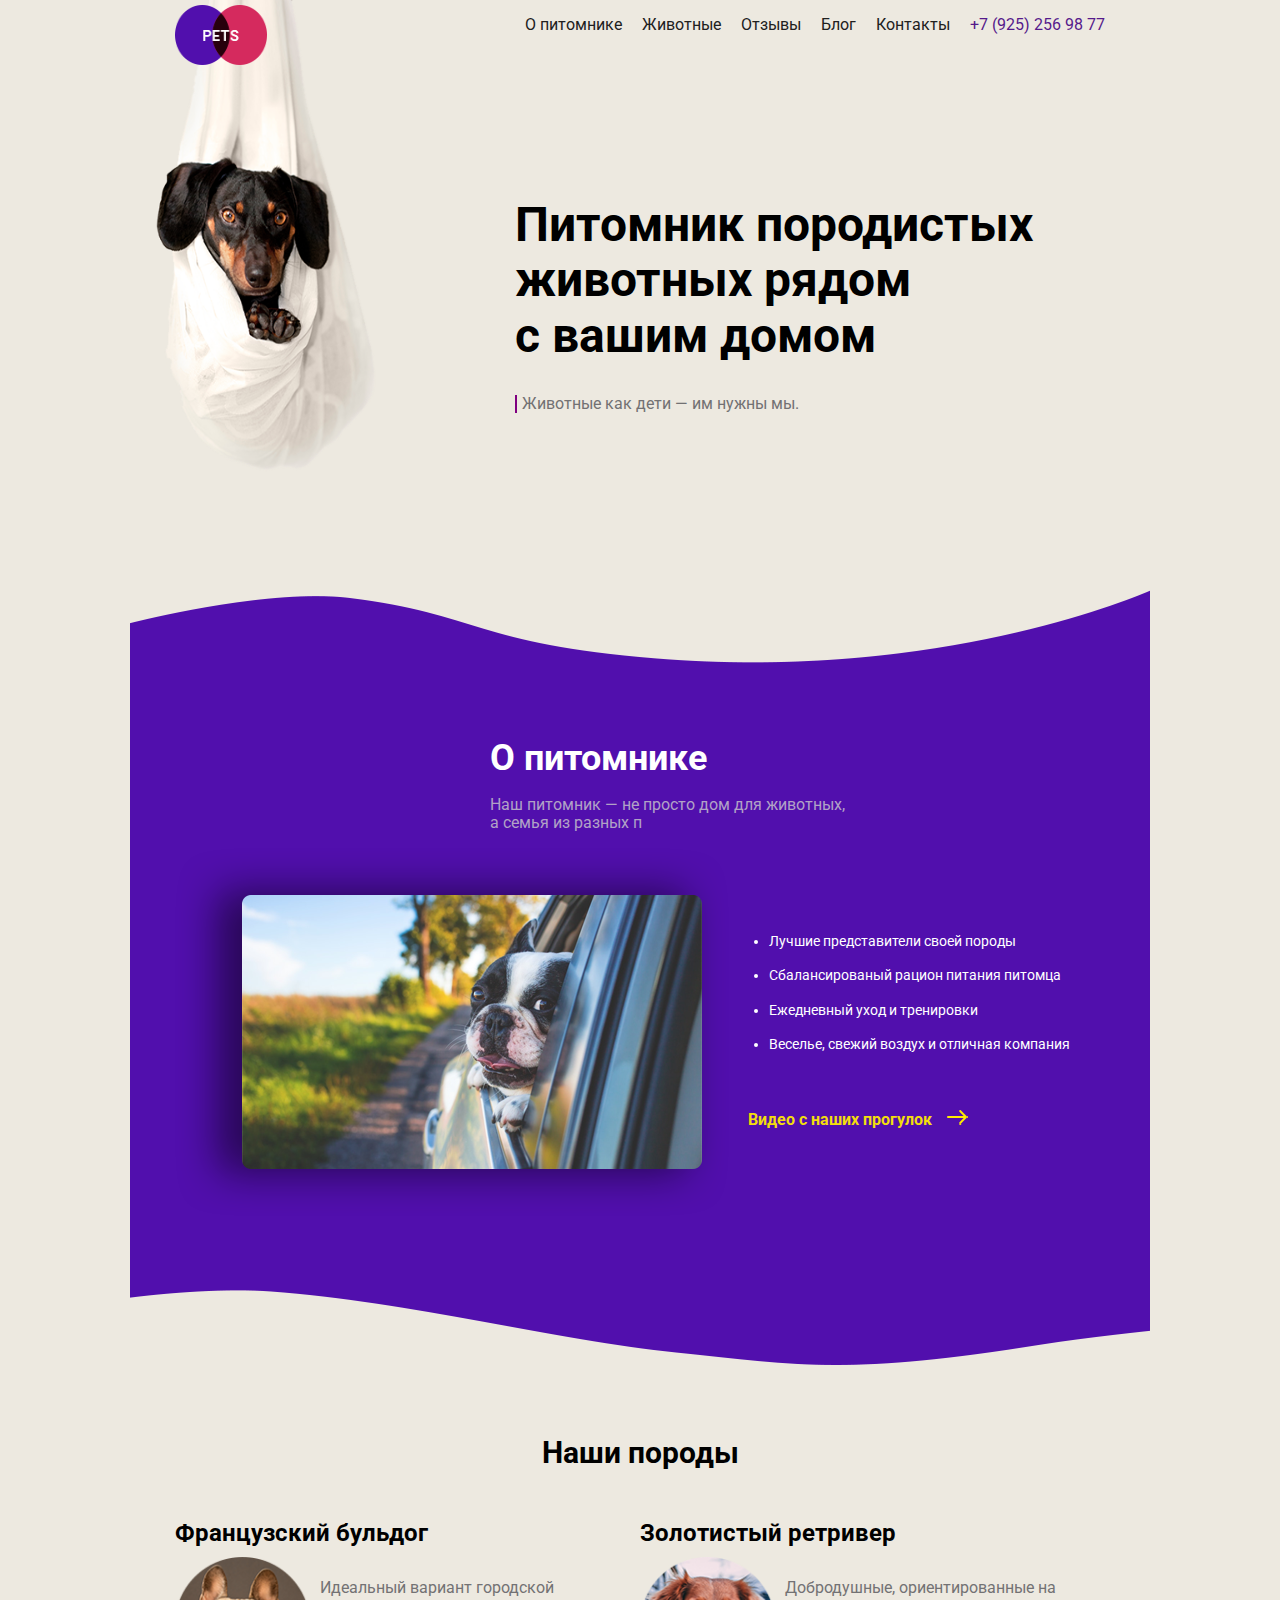
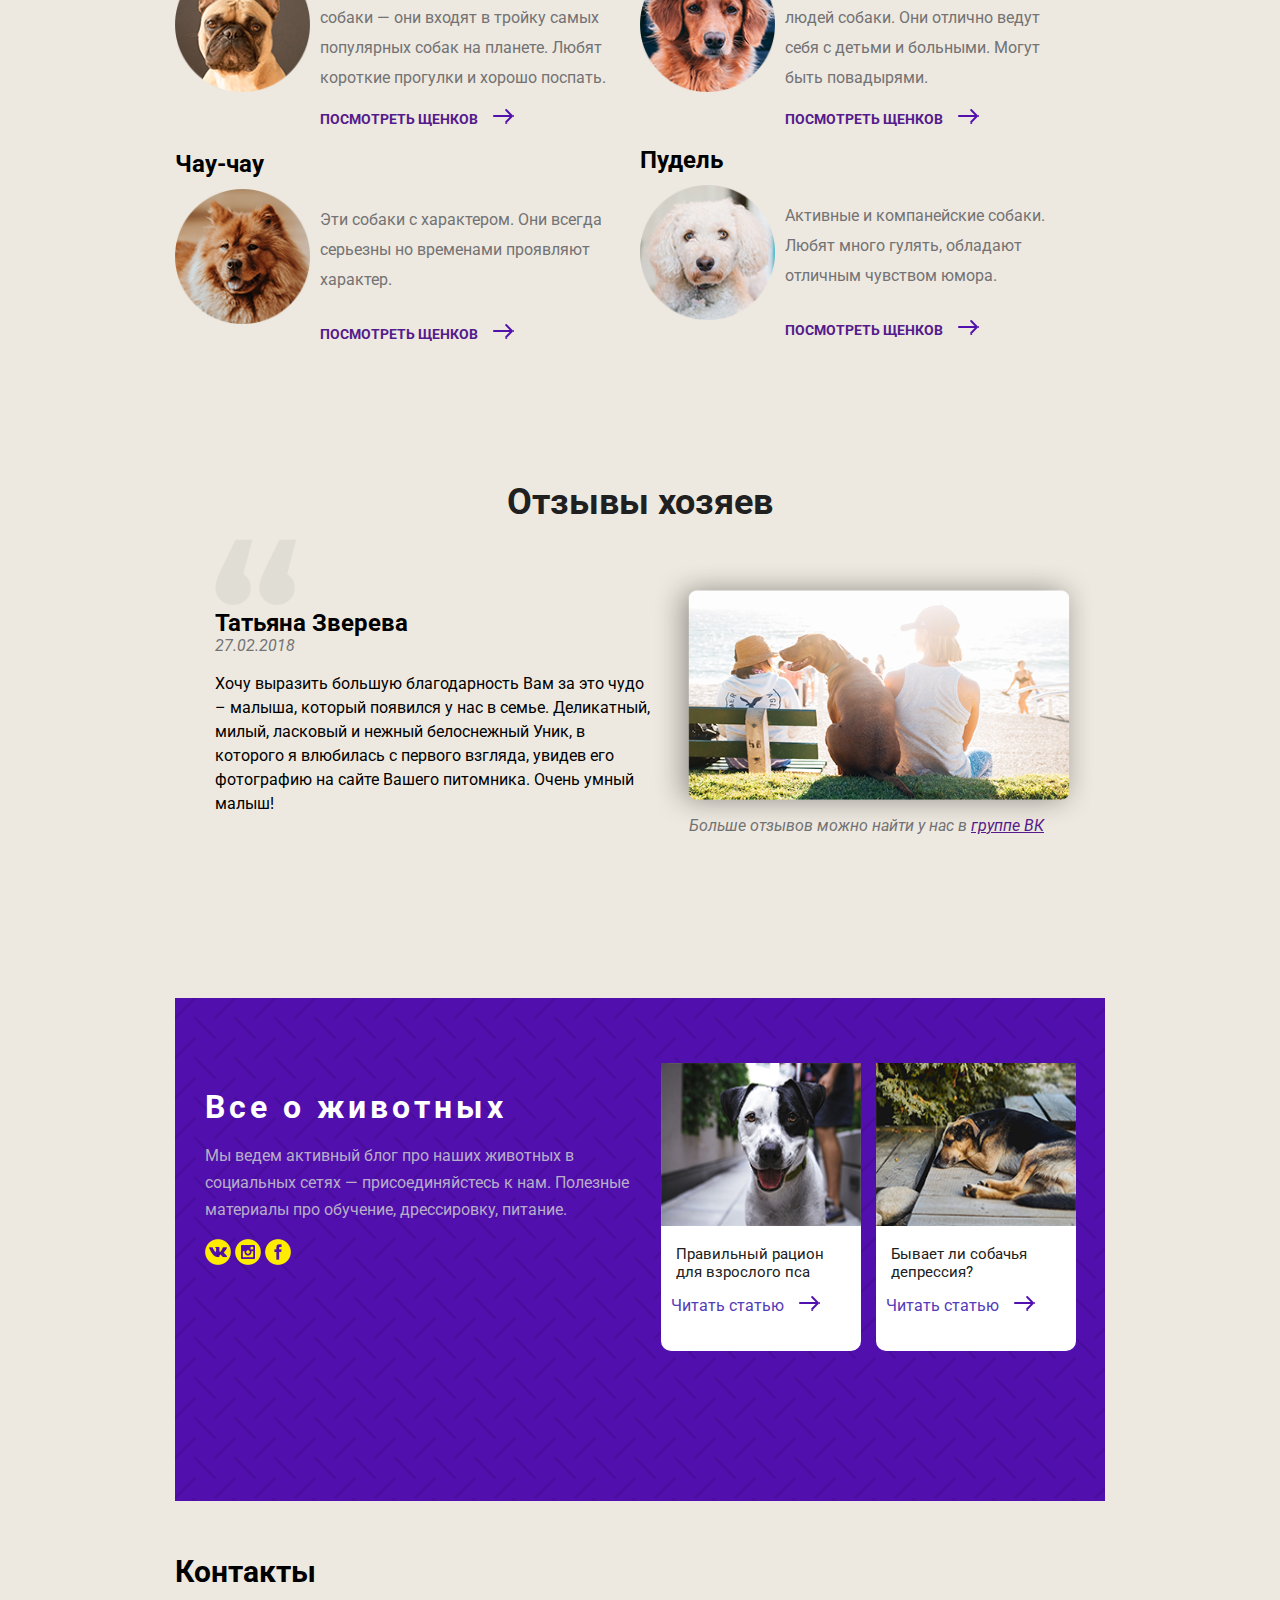
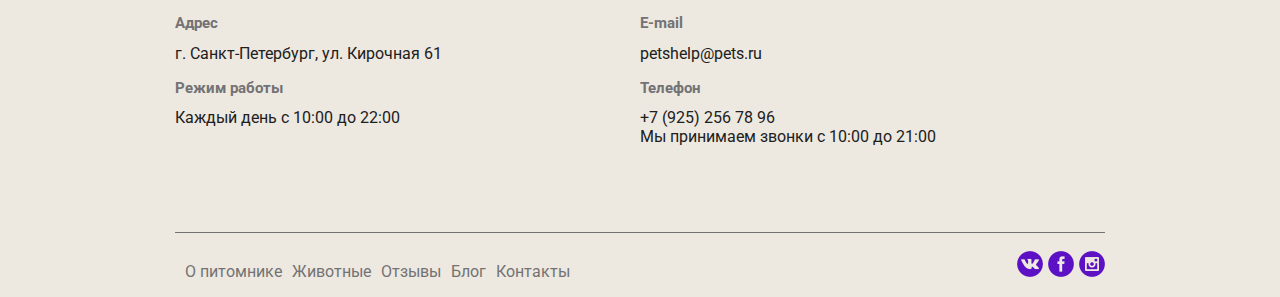
<file: index.html>
<!DOCTYPE html>
<html lang="en">
<head>
    <meta charset="UTF-8">
    <title>Pets</title>
    <link href="https://fonts.googleapis.com/css?family=Roboto:400,500,700" rel="stylesheet">
    <link rel="stylesheet" href="./css/normalize.css">
    <link rel="stylesheet" href="./css/main.css">
</head>
<body>
<div class="wrapper">

    <header class="header">
        <div class="container mainu-wrap">
            <img src="./img/epixx_pets_logo.png" alt="logo" class="header__logo">
            <nav class="header__nav">
                <ul class="header__unmarked">
                    <li class="header__list"><a href="#about" class="header__list-link">О питомнике</a></li>
                    <li class="header__list"><a href="#breed" class="header__list-link">Животные</a></li>
                    <li class="header__list"><a href="#review" class="header__list-link">Отзывы</a></li>
                    <li class="header__list"><a href="#all-about" class="header__list-link">Блог</a></li>
                    <li class="header__list"><a href="#contacts" class="header__list-link">Контакты</a></li>
                    <li class="header__list"><a href="" class="header__number">+7 (925) 256 98 77</a></li>
                </ul>
            </nav>
        </div>
    </header>

    <section class="promo"  id="promo">
        <div class="container">
            <div class="promo__wrapper">
               <img src="./img/dog-bg.png" alt="hanging dog" class="promo__dog">
               <div class="promo__text-wrapper">
                   <h1 class="promo__title">Питомник породистых <br> животных рядом <br> с вашим домом</h1>
                    <p class="promo__text">Животные как дети — им нужны мы.</p>
               </div>
            </div>
        </div>
    </section>

            <section class="about"  id="about">
                <div class="container">
                    <div class="about-text__wrap">
                        <h2 class="about__title">О питомнике</h2>
                        <p class="about__motto">
                            Наш питомник — не просто дом для животных, <br> а семья из разных п
                        </p>
                    </div>
                    <div class="about-wrap">
                        <img src="./img/about_img.png" alt="" class="about-wrap__img">
                        <div class="about-wrap__right-col">
                            <ul class="about-wrap__unmarked">
                                <li class="about-wrap__list">Лучшие представители своей породы</li>
                                <li class="about-wrap__list">Сбалансированый рацион питания питомца</li>
                                <li class="about-wrap__list">Ежедневный уход и тренировки </li>
                                <li class="about-wrap__list">Веселье, свежий воздух и отличная компания</li>
                            </ul>
                            <a href="" class="about-wrap__link">Видео с наших прогулок</a>
                        </div>
                    </div>
                </div>
            </section>

            <section class="breed"  id="breed">
                <div class="container">
                    <h2 class="breed__title">Наши породы
                    </h2>
                        <div class="breed-wrap">

                            <div class="breed-wrap__card">
                                <h3 class="breed-wrap__title">Французский бульдог</h3>
                                    <div class="breed-inner__flex">
                                        <img src="./img/photo_french_bulldog.png" alt="" class="breed-dog__img">
                                        <p class="breed-wrap__text">
                                            Идеальный вариант городской собаки — они входят в тройку самых популярных собак на планете. Любят короткие прогулки и хорошо поспать.
                                        </p>
                                    </div>
                                    <a href="" class="breed_wrap__link">Посмотреть щенков</a>
                            </div>


                            <div class="breed-wrap__card">
                                <h3 class="breed-wrap__title">Золотистый ретривер</h3>
                                <div class="breed-inner__flex">
                                    <img src="./img/photo_golden_retriever.png" alt="" class="breed-dog__img">
                                    <p class="breed-wrap__text">
                                        Добродушные, ориентированные на людей собаки. Они отлично ведут себя с детьми и больными. Могут быть повадырями.
                                    </p>
                                </div>
                                <a href="" class="breed_wrap__link">Посмотреть щенков</a>
                            </div>


                            <div class="breed-wrap__card">
                                <h3 class="breed-wrap__title">Чау-чау</h3>
                                <div class="breed-inner__flex">
                                    <img src="./img/photo_chow_chow.png" alt="" class="breed-dog__img">
                                    <p class="breed-wrap__text">
                                        Эти собаки с характером. Они всегда серьезны но временами проявляют характер.
                                    </p>
                                </div>
                                <a href="" class="breed_wrap__link">Посмотреть щенков</a>
                            </div>


                            <div class="breed-wrap__card">
                                <h2 class="breed-wrap__title">Пудель</h2>
                                <div class="breed-inner__flex">
                                    <img src="./img/photo_poodle.png" alt="" class="breed-dog__img">
                                    <p class="breed-wrap__text">
                                        Активные и компанейские собаки. Любят много гулять, обладают отличным чувством юмора.
                                    </p>
                                </div>
                                <a href="" class="breed_wrap__link">Посмотреть щенков</a>
                            </div>

                        </div>
                </div>
            </section>

            <section class="review"  id="review">
                <div class="container">
                    <h2 class="review__title">
                        Отзывы хозяев
                    </h2>
                        <div class="review__wrapper">

                            <ul class="review-list">
                                <li class="review-list__item"><img src="./img/“.png" alt="" class="review-list__img"></li>
                                <li class="review-list__item"><span class="review-list__name">Татьяна Зверева</span></li>
                                <li class="review-list__item"><span class="review-list__data">27.02.2018</span></li>
                                 <li class="review-list__item"><p class="review-list__quote">Xочу выразить большую благодарность Вам за это чудо – малыша, который появился у нас в семье. Деликатный, милый, ласковый и нежный белоснежный Уник, в которого я влюбилась с первого взгляда, увидев его фотографию на сайте Вашего питомника. Очень умный малыш!</p></li>
                            </ul>
                            <div class="review-list__figure">
                                <img src="./img/photo_review.png" class="review-list__photo" alt="dog and girl" />
                                <div class="review-list__photo-figcaption">Больше отзывов можно найти у нас в <a href="" class="review-list__photo-link">группе ВК</a></div>
                            </div>

                        </div>
                     </div>
            </section>

            <section class="all-about"  id="all-about">
                <div class="container">
                    <div class="all-about__wrap">

                            <div class="all-about__left-block">
                                <h2 class="all-about__wrapp__title">Все о животных</h2>
                                <p class="all-about__wrapp__text">Мы ведем активный блог про наших животных в социальных сетях — присоединяйстесь к нам. Полезные материалы про обучение, дрессировку, питание.</p>
                                <a href="#" class="all-about__link-vk"></a>
                                <a href="#" class="all-about__link-insta"></a>
                                <a href="#" class="all-about__link-fb"></a>

                            </div>

                        <div class="all-about__right-block">

                            <div class="all-about__card">
                                <img src="./img/normal-dog.png" class="all-about__card-img" alt="smiling dog" />
                                <div class="all-about__card-descr">Правильный рацион для взрослого пса</div>
                                <a href="" class="all-about__card-link">Читать статью</a>
                            </div>

                            <div class="all-about__card">
                                <img src="./img/sad-boyyy.png" class="all-about__card-img" alt="sad dog" />
                                <div class="all-about__card-descr">Бывает ли собачья депрессия?</div>
                                <a href="" class="all-about__card-link">Читать статью</a>
                            </div>
                        </div>
                    </div>
                </div>
            </section>

            <section class="contacts"  id="contacts">
                <div class="container">
                    <h2 class="contacts__title">Контакты</h2>

                    <div class="contacts-wrap">

                        <div class="contacts-wrap__card">
                            <span class="contacts-wrap__title">Адрес</span>
                            <p class="contacts-wrap__description">г. Санкт-Петербург, ул. Кирочная 61</p>
                        </div>

                        <div class="contacts-wrap__card">
                            <span class="contacts-wrap__title">E-mail</span>
                            <p class="contacts-wrap__description">petshelp@pets.ru</p>
                        </div>

                        <div class="contacts-wrap__card">
                            <span class="contacts-wrap__title">Режим работы</span>
                            <p class="contacts-wrap__description">Каждый день с 10:00 до 22:00 </p>
                        </div>

                        <div class="contacts-wrap__card">
                            <span class="contacts-wrap__title">Телефон</span>
                            <p class="contacts-wrap__description">+7 (925) 256 78 96 <br> Мы принимаем звонки с 10:00 до 21:00 </p>
                        </div>

                    </div>
                </div>
            </section>

            <footer class="footer"  id="footer">
                <div class="container">
                    <div class="footer-wrap">
                        <ul class="footer__list">
                            <li class="footer__item"><a href="" class="footer__link">О питомнике</a></li>
                            <li class="footer__item"><a href="" class="footer__link">Животные</a></li>
                            <li class="footer__item"><a href="" class="footer__link">Отзывы</a></li>
                            <li class="footer__item"><a href="" class="footer__link">Блог</a></li>
                            <li class="footer__item"><a href="" class="footer__link">Контакты</a></li>
                        </ul>
                        <a href="#" class="footer__link-vk"></a>
                        <a href="#" class="footer__link-fb"></a>
                        <a href="#" class="footer__link-insta"></a> 
                    </div>
                </div>
            </footer>




    </div>
    
</body>
</html>
</file>
<file: css/main.css>
body {
    background: #ede9e0;
    font-size: 16px;
    font-family: 'Roboto', sans-serif;
}

.wrapper {
    width: 1020px;
    margin: 0 auto;
}

.container {
    width: 930px;
    margin: 0 auto;
}


.header__logo:after {
    position: absolute;
    content: '';
    display: block;
    background-image: url(../img/dog-bg.png);
    width: 300px;
    height: 300px;

}


.header__logo {
    margin-top: 5px;
    width: 92px;
    height: 60px;
    z-index: 2;
}

.mainu-wrap {
    display: flex;
    justify-content: space-between;

}


.header__unmarked {
    list-style: none;
    display: flex;
    flex-flow: row wrap;
}

.header__list {
    padding-left: 20px;
}

.header__list-link {
    color: #202020;
    text-decoration: none;
}

.header__number {
    text-decoration: none;
}


/*promo section*/

.promo {
    padding-bottom: 75px
}

.promo__wrapper {
    display: flex;
}

.promo__dog {
    position: absolute;
    width: 265px;
    height: 500px;
    top: 0;
    margin-left: -35px;
    z-index: 1;
}

.promo__text-wrapper {
    margin-top: 100px;
    margin-left: 340px;
}


.promo__title {
    font-size: 48px;
}

.promo__text {
    color: #727173;
    border-left: 2px solid purple;
    padding-left: 5px;
    margin-bottom: 150px;
}


/*about section*/

.about {
    position: relative;
    background: #510fad;
}

.about:before {
    position: absolute;
    content: '';
    display: block;
    width: 100%;
    height: 90px;
    bottom: 100%;
    background-image: url(../img/images/before1.png);
}

.about:after {
    position: absolute;
    content: '';
    display: block;
    width: 100%;
    height: 89px;
    top: 100%;
    background-image: url(../img/images/after.png);
}


.about-text__wrap {
    margin-left: 315px;
}

.about__title {
    color: white;
    font-size: 36px;
    padding-top: 70px;
    margin-bottom: 0;
}

.about__motto {
    color: #b1a2c6;
}

.about-wrap {
    display: flex;
    padding-bottom: 70px
}

.about-wrap__unmarked {
    margin-top: 85px;
    color: white;
}

.about-wrap__list {
    font-size: 14px;
    margin: 18px 0px;
}

.about-wrap__link {
    display: block;
    text-decoration: none;
    color: #f3dd0c;
    font-weight: bold;
    margin-left: 19px;
    margin-top: 58px;
}

.about-wrap__link:after {
    display: inline-block;
    content: '';
    background-image: url(../img/arrow_next.png);
    width: 21px;
    height: 15px;
    margin-left: 15px;

}   


/*breed section*/

.breed {
    margin-top: 150px;
}


.breed-wrap {
    display: flex;
    flex-wrap: wrap;
}

.breed__title {
    font-size: 30px;
    text-align: center;
    color: black;
}

.breed-wrap__card {
    width: 50%;
}

.breed-inner__flex {
    display: flex;
}


.breed-wrap__title {
    font-size: 24px;
    margin-bottom: 10px;

}

.breed-wrap__text {
    width: 289px;    
    color: #737274;
    line-height: 30px;
    margin-left: 10px;
}

.breed-dog__img {
    width: 135px;
    height: 135px;
}

.breed_wrap__link {
    display: block;
    text-decoration: none;
    text-transform: uppercase;
    font-size: 14px;
    font-weight: bold;
    margin-left: 145px;
}

.breed_wrap__link:after {
    display: inline-block;
    content: '';
    background-image: url(../img/arrow_pur.png);
    width: 21px;
    height: 15px;
    margin-left: 15px;
}



/*review*/


.review {
    margin-top: 140px;
    margin-bottom: 150px;
}

.review__wrapper {
    display: -webkit-flex;
    display: -moz-flex;
    display: -ms-flex;
    display: -o-flex;
    display: flex;
}

.review__title {
    color: #202020;
    font-size: 36px;
    margin-bottom: 0;
}

.review__title {
    text-align: center;
}


.review-list__item {
    list-style: none;
}

.review-list__name {
    font-size: 24px;
    font-weight: bold;
}

.review-list__quote {
    width: 439px;
}

.review-list__quote {
    color: 202020;
    line-height: 24px;
    font-size: 16px;
}

.review-list__data {
    font-style: italic;
    color: #737274;
}


.review-list__photo {
    margin-top: 40px;
    width: 440px;
    height: 264px;
}

.review-list__photo-figcaption {
    color: #737274;
    margin-left: 35px;
    font-style: italic;
    margin-top: -15px;
}


/*all about section*/

.all-about__wrap {
    display: -webkit-flex;
    display: -moz-flex;
    display: -ms-flex;
    display: -o-flex;
    display: flex;
    background: url(../img/backgroun_pattern.png);
    padding-top: 65px;

}

.all-about__wrapp__title {
    color: #fff;
    font-size: 32px;
    letter-spacing: 4px;
    margin-bottom: 3px;
}


.all-about__wrapp__text {
    color: #b8adc8;
    line-height: 27px;

}

.all-about__left-block {
    padding-left: 30px;
    width: 48%;
}

.all-about__right-block {
    display: flex;
    width: 50%; 
    padding-bottom: 150px;
}

.all-about__card {
    width: 200px;
    height: 288px;
    background-color: #fff;
    border-radius: 10px;
    margin-left: 15px;
    
}

.all-about__card-img {
    width: 200px;
    height: 163px;
}

.all-about__card-img--right {
    width: 200px;
    height: 290px;
    margin-top: 10px;
}

.all-about__card-descr {
    line-height: 18px;
    font-size: 15px;
    color: #202020;
    margin: 15px;
}

.all-about__card-link {
    display: block;
    text-decoration: none;
    color: #543bb7;
    margin-left: 10px;

}

.all-about__card-link:after {
    display: inline-block;
    content: '';
    background-image: url(../img/arrow_pur.png);
    width: 21px;
    height: 15px;
    margin-left: 15px;
}

.all-about__link-vk {
    width: 26px;
    height: 26px;
    display: inline-block;
    background-image: url(../img/social-icon-vk.png);
}

.all-about__link-fb {
    width: 26px;
    height: 26px;
    display: inline-block;
    background-image: url(../img/social-icon-facebook.png);
}

.all-about__link-insta {
    width: 26px;
    height: 26px;
    display: inline-block;
    background-image: url(../img/social-icon-instagram.png);
}


/*cantacts section*/

.contacts__title {
    font-size: 30px;
    padding-top: 29px;
}

.contacts-wrap {
    display: flex;
    flex-wrap: wrap;
}

.contacts-wrap__card {
    width: 50%;
}

.contacts-wrap__title {
    color: #737274;
    font-weight: bold;
    font-size: 15px;
}

.contacts-wrap__description {
    color: #202020;
    margin-top: 12px;

}



/*foooter*/

.footer {
    margin-top: 70px;
}

.footer-wrap {
    display: flex;
    flex-wrap: wrap;
    align-items: baseline;
    border-top: 1px solid #737274;
}

.footer__list {
    display: flex;
    list-style: none;
    padding-left: 0;
    margin-top: 30px;
}

.footer__item {
    margin-left: 10px;
}

.footer__link {
    text-decoration: none;
    color: #737274;
}

.footer__link-vk {
    margin-left: auto;
    width: 26px;
    height: 26px;
    display: inline-block;
    background-image: url(../img/social-icon-vk-pur.png);
}

.footer__link-fb {
    margin-left: 5px;
    width: 26px;
    height: 26px;
    display: inline-block;
    background-image: url(../img/social-icon-facebook-pur.png);
}

.footer__link-insta {
    margin-left: 5px;
    width: 26px;
    height: 26px;
    display: inline-block;
    background-image: url(../img/social-icon-instagram-purr.png);
}
</file>
